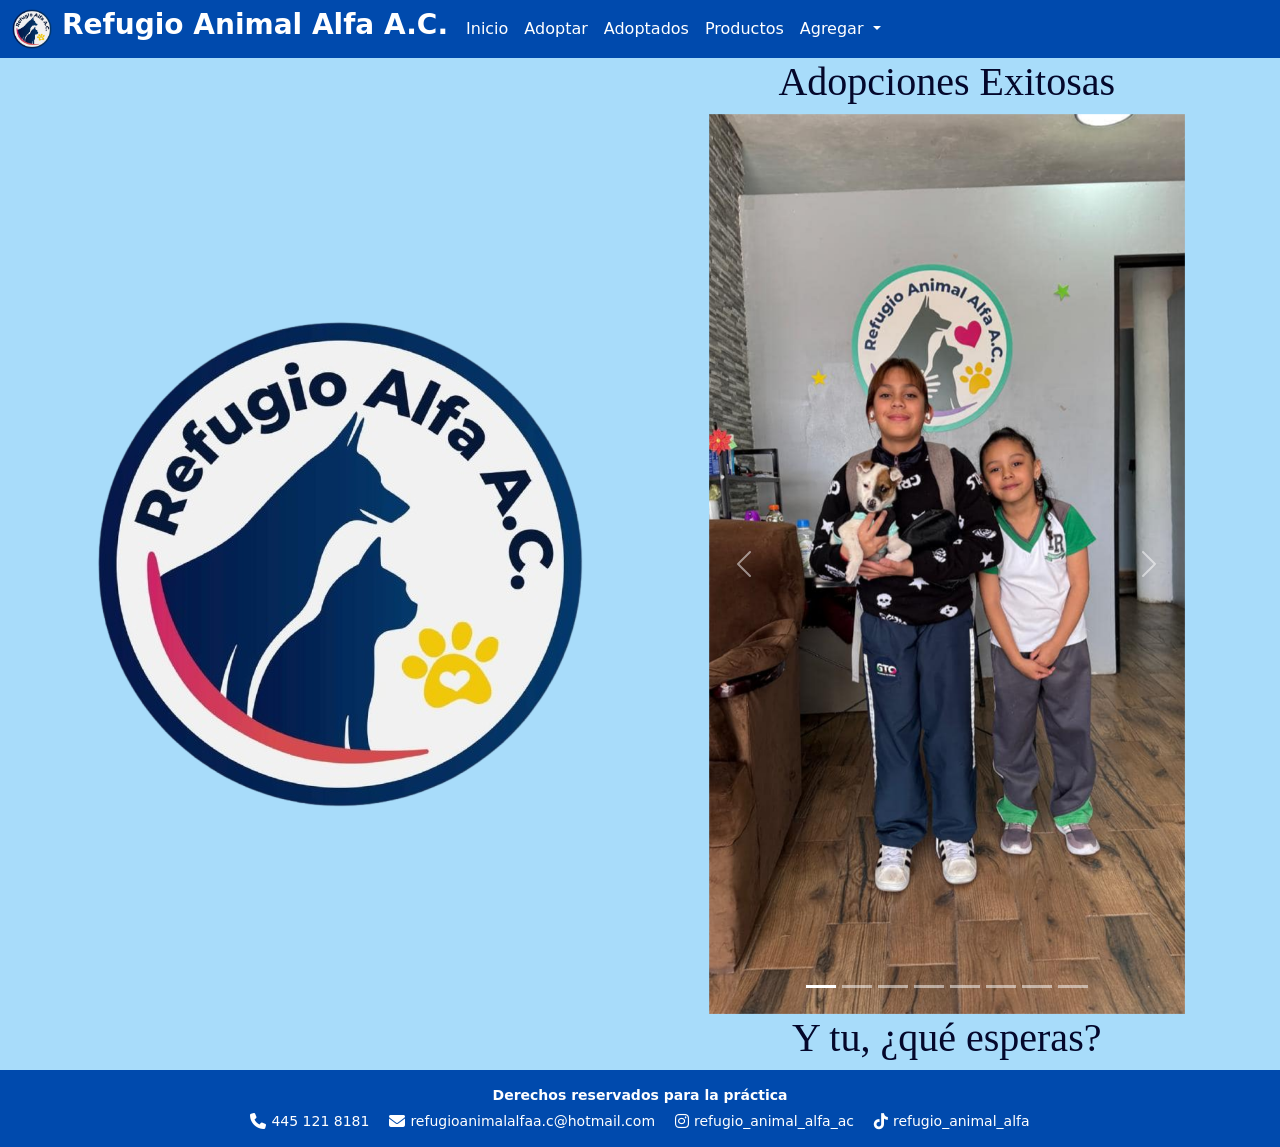
<file: adoptados.html>
<!DOCTYPE html>
<html lang="es">

<head>
    <meta charset="UTF-8">
    <meta name="viewport" content="width=device-width, initial-scale=1">
    <title>Refugio Animal Alfa A.C.</title>
    <link rel="stylesheet" href="styles_adoptados.css">
    <link href="https://cdn.jsdelivr.net/npm/bootstrap@5.3.3/dist/css/bootstrap.min.css" rel="stylesheet"
        integrity="sha384-QWTKZyjpPEjISv5WaRU9OFeRpok6YctnYmDr5pNlyT2bRjXh0JMhjY6hW+ALEwIH" crossorigin="anonymous">
    <link rel="stylesheet" href="https://cdnjs.cloudflare.com/ajax/libs/font-awesome/6.5.1/css/all.min.css">
</head>

<body>
    <script src="https://cdn.jsdelivr.net/npm/bootstrap@5.3.3/dist/js/bootstrap.bundle.min.js"
        integrity="sha384-YvpcrYf0tY3lHB60NNkmXc5s9fDVZLESaAA55NDzOxhy9GkcIdslK1eN7N6jIeHz"
        crossorigin="anonymous"></script>
    <!--Barra de navegacion-->
    <nav class="navbar navbar-expand-lg navbar-custom">
        <div class="container-fluid">
            <img src="img/logo.jpg" alt="">
            <h3>Refugio Animal Alfa A.C.</h3>
            <button class="navbar-toggler" type="button" data-bs-toggle="collapse" data-bs-target="#navbarNav"
                aria-controls="navbarNav" aria-expanded="false" aria-label="Toggle navigation">
                <span class="navbar-toggler-icon"></span>
            </button>
            <div class="collapse navbar-collapse" id="navbarNav">
                <ul class="navbar-nav">
                    <li class="nav-item">
                        <a class="nav-link" href="index.html">Inicio</a>
                    </li>
                    <li class="nav-item">
                        <a class="nav-link" href="Adoptar.html">Adoptar</a>
                    </li>
                    <li class="nav-item">
                        <a class="nav-link" href="adoptados.html">Adoptados</a>
                    </li>
                    <li class="nav-item">
                        <a class="nav-link" href="Productos.html">Productos</a>
                    </li>
                    <li class="nav-item dropdown">
                        <a class="nav-link dropdown-toggle" href="#" role="button" data-bs-toggle="dropdown"
                            aria-expanded="false">
                            Agregar
                        </a>
                        <ul class="dropdown-menu">
                            <li><a class="dropdown-item" href="formularios/f-adopcion.html">En adopción</a></li>
                            <li><a class="dropdown-item" href="formularios/f-adoptados.html">Adoptados</a></li>
                            <li><a class="dropdown-item" href="formularios/f-productos.html">Productos</a></li>
                            <li><a class="dropdown-item" href="formularios/f-avisos.html">Avisos</a></li>
                            <li><a class="dropdown-item" href="formularios/f-servicios.html">Servicios</a></li>
                        </ul>
                    </li>
                </ul>
            </div>
        </div>
    </nav>

    <section id="adoptados" class="adoptados">
        <img src="img/logo.jpg" alt="">
        <div id="centro">
            <h1>Adopciones Exitosas</h1>
            <section class="inicio" id="inicio">
                <div class="contenedor-inicio">
                    <div id="carouselExampleIndicators" class="carousel slide" data-bs-ride="carousel">
                        <div class="carousel-indicators">
                            <button type="button" data-bs-target="#carouselExampleIndicators" data-bs-slide-to="0"
                                class="active" aria-current="true" aria-label="Slide 1"></button>
                            <button type="button" data-bs-target="#carouselExampleIndicators" data-bs-slide-to="1"
                                aria-label="Slide 2"></button>
                            <button type="button" data-bs-target="#carouselExampleIndicators" data-bs-slide-to="2"
                                aria-label="Slide 3"></button>
                            <button type="button" data-bs-target="#carouselExampleIndicators" data-bs-slide-to="3"
                                aria-label="Slide 4"></button>
                            <button type="button" data-bs-target="#carouselExampleIndicators" data-bs-slide-to="4"
                                aria-label="Slide 5"></button>
                            <button type="button" data-bs-target="#carouselExampleIndicators" data-bs-slide-to="5"
                                aria-label="Slide 6"></button>
                            <button type="button" data-bs-target="#carouselExampleIndicators" data-bs-slide-to="6"
                                aria-label="Slide 7"></button>
                            <button type="button" data-bs-target="#carouselExampleIndicators" data-bs-slide-to="7"
                                aria-label="Slide 8"></button>
                        </div>
                        <div class="carousel-inner">
                            <div class="carousel-item active">
                                <img src="img/adop1.jpg" class="d-block w-100" alt="...">
                            </div>
                            <div class="carousel-item">
                                <img src="img/adop2.jpg" class="d-block w-100" alt="...">
                            </div>
                            <div class="carousel-item">
                                <img src="img/adop3.jpg" class="d-block w-100" alt="...">
                            </div>
                            <div class="carousel-item">
                                <img src="img/adop4.jpg" class="d-block w-100" alt="...">
                            </div>
                            <div class="carousel-item">
                                <img src="img/adop5.jpg" class="d-block w-100" alt="...">
                            </div>
                            <div class="carousel-item">
                                <img src="img/adop6.jpg" class="d-block w-100" alt="...">
                            </div>
                            <div class="carousel-item">
                                <img src="img/adop7.jpg" class="d-block w-100" alt="...">
                            </div>
                            <div class="carousel-item">
                                <img src="img/adop8.jpg" class="d-block w-100" alt="...">
                            </div>
                        </div>
                        <button class="carousel-control-prev" type="button" data-bs-target="#carouselExampleIndicators"
                            data-bs-slide="prev">
                            <span class="carousel-control-prev-icon" aria-hidden="true"></span>
                            <span class="visually-hidden">Previous</span>
                        </button>
                        <button class="carousel-control-next" type="button" data-bs-target="#carouselExampleIndicators"
                            data-bs-slide="next">
                            <span class="carousel-control-next-icon" aria-hidden="true"></span>
                            <span class="visually-hidden">Next</span>
                        </button>
                    </div>
                </div>
            </section>


            <h1>Y tu, ¿qué esperas?</h1>
        </div>
    </section>


    
</body>
<footer>
    <p><strong>Derechos reservados para la práctica</strong></p>
    <div class="contact-info">
        <span><i class="fa-solid fa-phone"></i> 445 121 8181</span>
        <span><i class="fa-solid fa-envelope"></i> refugioanimalalfaa.c@hotmail.com</span>
        <span><i class="fa-brands fa-instagram"></i> refugio_animal_alfa_ac</span>
        <span><i class="fa-brands fa-tiktok"></i> refugio_animal_alfa</span>
    </div>
</footer>

</html>
</file>
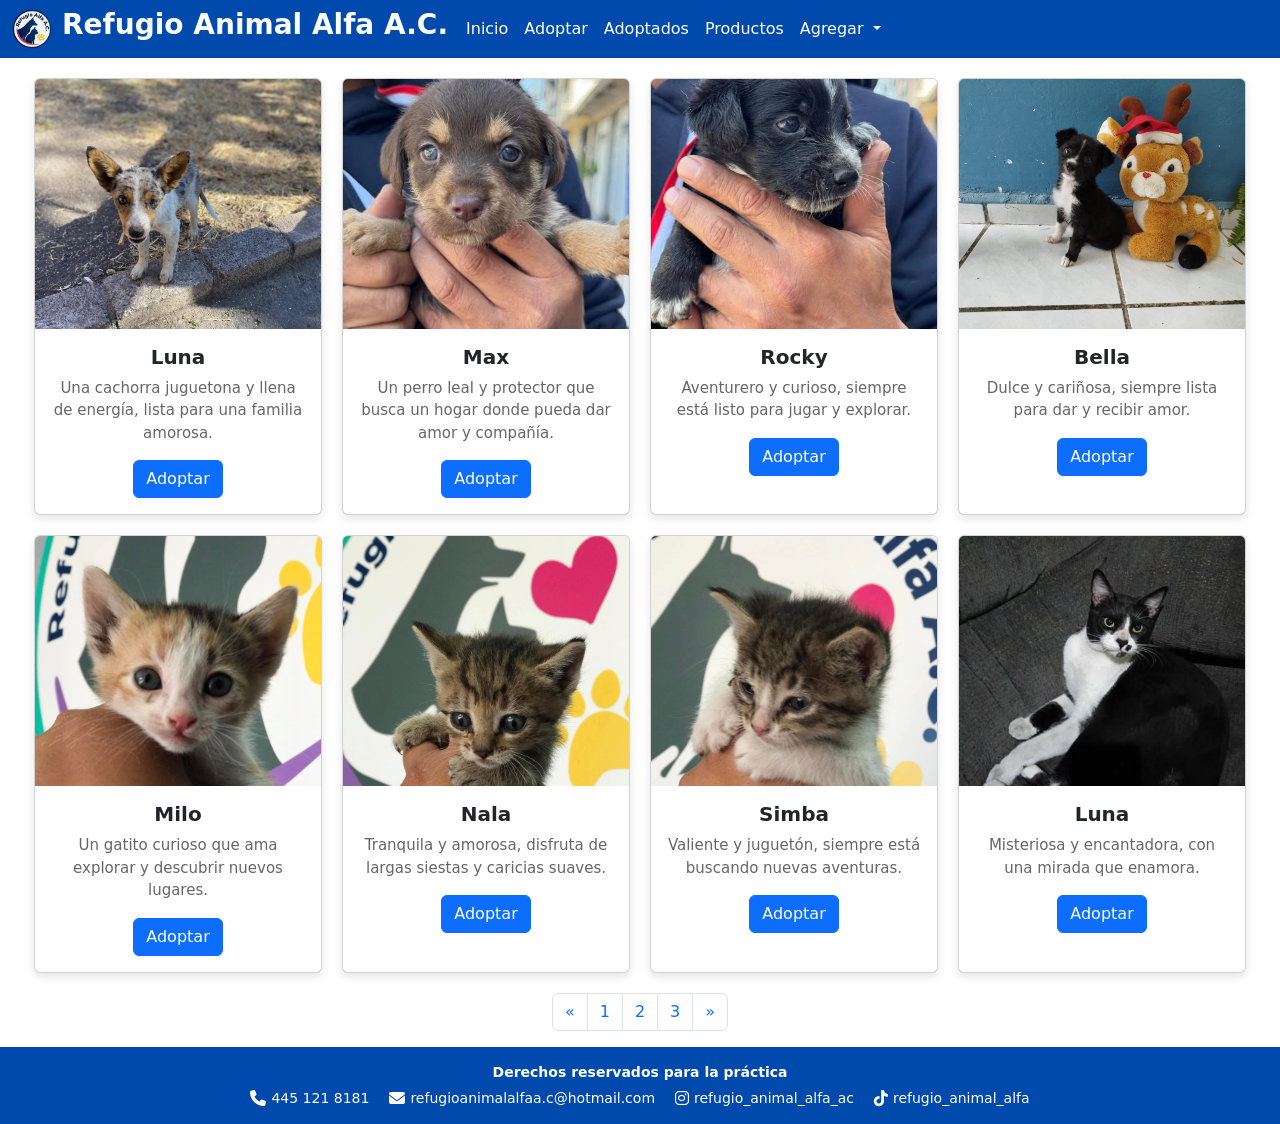
<file: Adoptar.html>
<!DOCTYPE html>
<html lang="en">

<head>
    <meta charset="UTF-8">
    <meta name="viewport" content="width=device-width, initial-scale=1.0">
    <title>Document</title>
    <link rel="stylesheet" href="adop-style.css">
    <link href="https://cdn.jsdelivr.net/npm/bootstrap@5.3.3/dist/css/bootstrap.min.css" rel="stylesheet"
        integrity="sha384-QWTKZyjpPEjISv5WaRU9OFeRpok6YctnYmDr5pNlyT2bRjXh0JMhjY6hW+ALEwIH" crossorigin="anonymous">
    <link rel="stylesheet" href="https://cdnjs.cloudflare.com/ajax/libs/font-awesome/6.5.1/css/all.min.css">

</head>

<body>
    <script src="https://cdn.jsdelivr.net/npm/bootstrap@5.3.3/dist/js/bootstrap.bundle.min.js"
        integrity="sha384-YvpcrYf0tY3lHB60NNkmXc5s9fDVZLESaAA55NDzOxhy9GkcIdslK1eN7N6jIeHz"
        crossorigin="anonymous"></script>
    <!--Barra de navegacion-->
    <nav class="navbar navbar-expand-lg navbar-custom">
        <div class="container-fluid">
            <img src="img/logo.jpg" alt="">
            <h3>Refugio Animal Alfa A.C.</h3>
            <button class="navbar-toggler" type="button" data-bs-toggle="collapse" data-bs-target="#navbarNav"
                aria-controls="navbarNav" aria-expanded="false" aria-label="Toggle navigation">
                <span class="navbar-toggler-icon"></span>
            </button>
            <div class="collapse navbar-collapse" id="navbarNav">
                <ul class="navbar-nav">
                    <li class="nav-item">
                        <a class="nav-link" href="index.html">Inicio</a>
                    </li>
                    <li class="nav-item">
                        <a class="nav-link" href="Adoptar.html">Adoptar</a>
                    </li>
                    <li class="nav-item">
                        <a class="nav-link" href="adoptados.html">Adoptados</a>
                    </li>
                    <li class="nav-item">
                        <a class="nav-link" href="Productos.html">Productos</a>
                    </li>
                    <li class="nav-item dropdown">
                        <a class="nav-link dropdown-toggle" href="#" role="button" data-bs-toggle="dropdown"
                            aria-expanded="false">
                            Agregar
                        </a>
                        <ul class="dropdown-menu">
                            <li><a class="dropdown-item" href="formularios/f-adopcion.html">En adopción</a></li>
                            <li><a class="dropdown-item" href="formularios/f-adoptados.html">Adoptados</a></li>
                            <li><a class="dropdown-item" href="formularios/f-productos.html">Productos</a></li>
                            <li><a class="dropdown-item" href="formularios/f-avisos.html">Avisos</a></li>
                            <li><a class="dropdown-item" href="formularios/f-servicios.html">Servicios</a></li>
                        </ul>
                    </li>
                </ul>
            </div>
        </div>
    </nav>
    <!--Cartas-->
    <div id="card-Container">
        <div class="card" style="width: 18rem;">
            <img src="img/perrito2.jpg" class="card-img-top" alt="Luna">
            <div class="card-body">
                <h5 class="card-title">Luna</h5>
                <p class="card-text">Una cachorra juguetona y llena de energía, lista para una familia amorosa.</p>
                <a href="#" class="btn btn-primary open-modal" data-bs-toggle="modal" data-bs-target="#animalModal">
                    Adoptar
                </a>
            </div>
        </div>
        <div class="card" style="width: 18rem;">
            <img src="img/perrito3.jpg" class="card-img-top" alt="Max">
            <div class="card-body">
                <h5 class="card-title">Max</h5>
                <p class="card-text">Un perro leal y protector que busca un hogar donde pueda dar amor y compañía.</p>
                <a href="#" class="btn btn-primary open-modal" data-bs-toggle="modal" data-bs-target="#animalModal">
                    Adoptar
                </a>
            </div>
        </div>
        <div class="card" style="width: 18rem;">
            <img src="img/perrito4.jpg" class="card-img-top" alt="Rocky">
            <div class="card-body">
                <h5 class="card-title">Rocky</h5>
                <p class="card-text">Aventurero y curioso, siempre está listo para jugar y explorar.</p>
                <a href="#" class="btn btn-primary open-modal" data-bs-toggle="modal" data-bs-target="#animalModal">
                    Adoptar
                </a>
            </div>
        </div>
        <div class="card" style="width: 18rem;">
            <img src="img/perrito5.jpg" class="card-img-top" alt="Bella">
            <div class="card-body">
                <h5 class="card-title">Bella</h5>
                <p class="card-text">Dulce y cariñosa, siempre lista para dar y recibir amor.</p>
                <a href="#" class="btn btn-primary open-modal" data-bs-toggle="modal" data-bs-target="#animalModal">
                    Adoptar
                </a>
            </div>
        </div>
    </div>
    <div id="card-Container">
        <div class="card" style="width: 18rem;">
            <img src="img/gatito1.jpg" class="card-img-top" alt="Milo">
            <div class="card-body">
                <h5 class="card-title">Milo</h5>
                <p class="card-text">Un gatito curioso que ama explorar y descubrir nuevos lugares.</p>
                <a href="#" class="btn btn-primary open-modal" data-bs-toggle="modal" data-bs-target="#animalModal">
                    Adoptar
                </a>
            </div>
        </div>
        <div class="card" style="width: 18rem;">
            <img src="img/gatito2.jpg" class="card-img-top" alt="Nala">
            <div class="card-body">
                <h5 class="card-title">Nala</h5>
                <p class="card-text">Tranquila y amorosa, disfruta de largas siestas y caricias suaves.</p>
                <a href="#" class="btn btn-primary open-modal" data-bs-toggle="modal" data-bs-target="#animalModal">
                    Adoptar
                </a>
            </div>
        </div>
        <div class="card" style="width: 18rem;">
            <img src="img/gatito3.jpg" class="card-img-top" alt="Simba">
            <div class="card-body">
                <h5 class="card-title">Simba</h5>
                <p class="card-text">Valiente y juguetón, siempre está buscando nuevas aventuras.</p>
                <a href="#" class="btn btn-primary open-modal" data-bs-toggle="modal" data-bs-target="#animalModal">
                    Adoptar
                </a>
            </div>
        </div>
        <div class="card" style="width: 18rem;">
            <img src="img/gatito4.jpg" class="card-img-top" alt="Luna">
            <div class="card-body">
                <h5 class="card-title">Luna</h5>
                <p class="card-text">Misteriosa y encantadora, con una mirada que enamora.</p>
                <a href="#" class="btn btn-primary open-modal" data-bs-toggle="modal" data-bs-target="#animalModal">
                    Adoptar
                </a>
            </div>
        </div>
    </div>

    <!-- Modal -->
    <div class="modal fade" id="animalModal" tabindex="-1" aria-labelledby="modalTitle" aria-hidden="true">
        <div class="modal-dialog modal-dialog-centered modal-dialog-scrollable">
            <div class="modal-content">
                <div class="modal-header">
                    <h5 class="modal-title" id="modalTitle">Formulario de Adopción</h5>
                    <button type="button" class="btn-close" data-bs-dismiss="modal" aria-label="Close"></button>
                </div>
                <div class="modal-body">
                    <div class="input-group mb-3">
                        <span class="input-group-text" id="inputGroup-sizing-default">Nombre</span>
                        <input type="text" class="form-control" aria-label="Sizing example input"
                            aria-describedby="inputGroup-sizing-default" required>
                    </div>
                    <div class="input-group mb-3">
                        <span class="input-group-text" id="inputGroup-sizing-default">Correo</span>
                        <input type="email" class="form-control" aria-label="Sizing example input"
                            aria-describedby="inputGroup-sizing-default">
                    </div>
                    <div class="input-group mb-3">
                        <span class="input-group-text" id="inputGroup-sizing-default">Direccion</span>
                        <input type="text" class="form-control" aria-label="Sizing example input"
                            aria-describedby="inputGroup-sizing-default">
                    </div>
                    <div class="input-group mb-3">
                        <span class="input-group-text" id="inputGroup-sizing-default">Edad</span>
                        <input type="number" class="form-control" aria-label="Sizing example input"
                            aria-describedby="inputGroup-sizing-default">
                    </div>
                    <div class="input-group mb-3">
                        <span class="input-group-text" id="inputGroup-sizing-default">Telefono</span>
                        <input type="tel" class="form-control" aria-label="Sizing example input"
                            aria-describedby="inputGroup-sizing-default">
                    </div>
                    <div class="mb-3">
                        <label for="formFile" class="form-label"><b>Credencial</b></label>
                        <input class="form-control" type="file" id="formFile">
                        <p>Subir tu credencial escaneada por ambos lados en formato PDF</p>
                    </div>

                    <div class="mb-3">
                        <label for="formFile" class="form-label"><b>Comprobante de domicilio</b></label>
                        <input class="form-control" type="file" id="formFile">
                        <p>Subir tu comprobante de domicilio escaneado en formato PDF</p>
                    </div>



                </div>
                <div class="modal-footer">
                    <button type="button" class="btn btn-secondary" data-bs-dismiss="modal">Cancelar</button>
                    <button type="button" class="btn btn-primary">Enviar solicitud</button>
                </div>
            </div>
        </div>
    </div>
    <nav aria-label="Page navigation example" id="navegacion">
        <ul class="pagination">
            <li class="page-item">
                <a class="page-link" href="#" aria-label="Previous">
                    <span aria-hidden="true">&laquo;</span>
                </a>
            </li>
            <li class="page-item"><a class="page-link" href="#">1</a></li>
            <li class="page-item"><a class="page-link" href="#">2</a></li>
            <li class="page-item"><a class="page-link" href="#">3</a></li>
            <li class="page-item">
                <a class="page-link" href="#" aria-label="Next">
                    <span aria-hidden="true">&raquo;</span>
                </a>
            </li>
        </ul>
    </nav>
</body>
<footer>
    <p><strong>Derechos reservados para la práctica</strong></p>
    <div class="contact-info">
        <span><i class="fa-solid fa-phone"></i> 445 121 8181</span>
        <span><i class="fa-solid fa-envelope"></i> refugioanimalalfaa.c@hotmail.com</span>
        <span><i class="fa-brands fa-instagram"></i> refugio_animal_alfa_ac</span>
        <span><i class="fa-brands fa-tiktok"></i> refugio_animal_alfa</span>
    </div>
</footer>

</html>
</file>
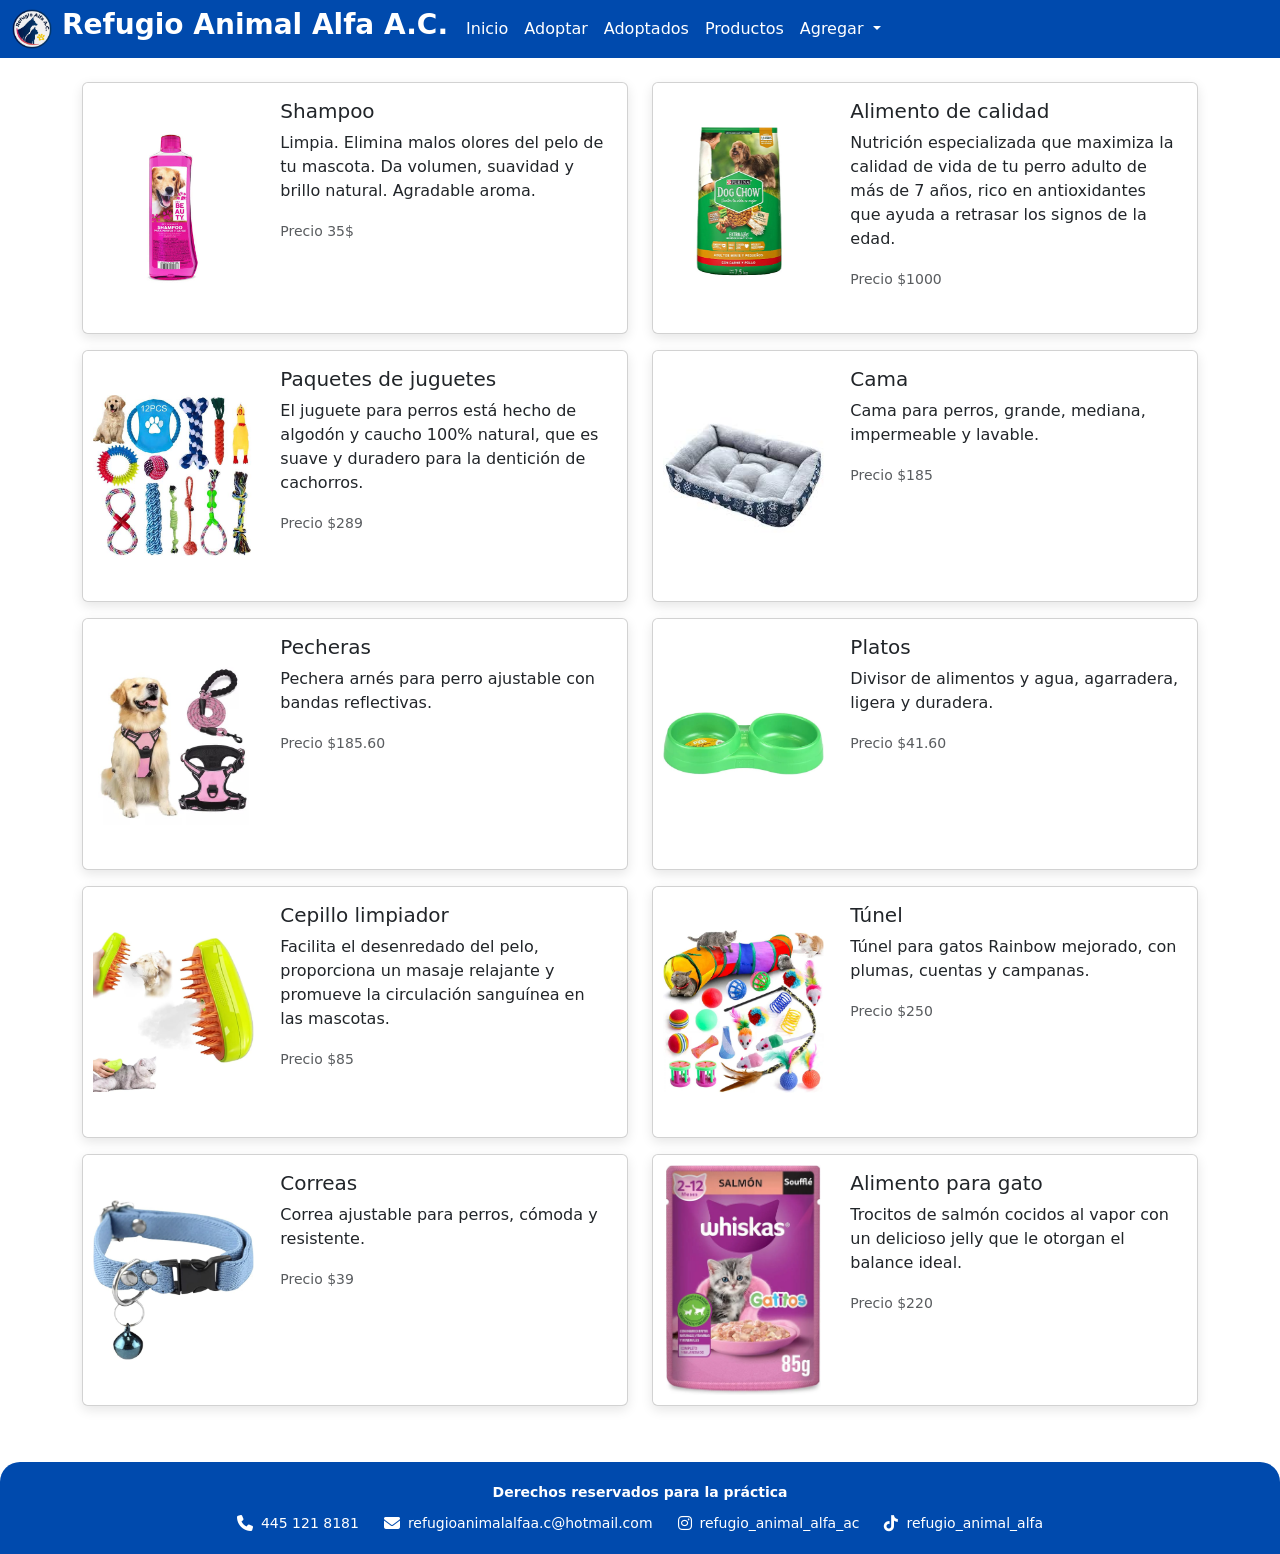
<file: Productos.html>
<!DOCTYPE html>
<html lang="es">

<head>
    <meta charset="UTF-8">
    <meta name="viewport" content="width=device-width, initial-scale=1.0">
    <title>Productos</title>
    <link rel="stylesheet" href="product-style.css">
    <link href="https://cdn.jsdelivr.net/npm/bootstrap@5.3.3/dist/css/bootstrap.min.css" rel="stylesheet"
        integrity="sha384-QWTKZyjpPEjISv5WaRU9OFeRpok6YctnYmDr5pNlyT2bRjXh0JMhjY6hW+ALEwIH" crossorigin="anonymous">
    <link rel="stylesheet" href="https://cdnjs.cloudflare.com/ajax/libs/font-awesome/6.5.1/css/all.min.css">


</head>

<body>
    <script src="https://cdn.jsdelivr.net/npm/bootstrap@5.3.3/dist/js/bootstrap.bundle.min.js"
        integrity="sha384-YvpcrYf0tY3lHB60NNkmXc5s9fDVZLESaAA55NDzOxhy9GkcIdslK1eN7N6jIeHz"
        crossorigin="anonymous"></script>

    <nav class="navbar navbar-expand-lg navbar-custom">
        <div class="container-fluid">
            <img src="img/logo.jpg" alt="">
            <h3>Refugio Animal Alfa A.C.</h3>
            <button class="navbar-toggler" type="button" data-bs-toggle="collapse" data-bs-target="#navbarNav"
                aria-controls="navbarNav" aria-expanded="false" aria-label="Toggle navigation">
                <span class="navbar-toggler-icon"></span>
            </button>
            <div class="collapse navbar-collapse" id="navbarNav">
                <ul class="navbar-nav">
                    <li class="nav-item">
                        <a class="nav-link" href="index.html">Inicio</a>
                    </li>
                    <li class="nav-item">
                        <a class="nav-link" href="Adoptar.html">Adoptar</a>
                    </li>
                    <li class="nav-item">
                        <a class="nav-link" href="adoptados.html">Adoptados</a>
                    </li>
                    <li class="nav-item">
                        <a class="nav-link" href="Productos.html">Productos</a>
                    </li>
                    <li class="nav-item dropdown">
                        <a class="nav-link dropdown-toggle" href="#" role="button" data-bs-toggle="dropdown"
                            aria-expanded="false">
                            Agregar
                        </a>
                        <ul class="dropdown-menu">
                            <li><a class="dropdown-item" href="formularios/f-adopcion.html">En adopción</a></li>
                            <li><a class="dropdown-item" href="formularios/f-adoptados.html">Adoptados</a></li>
                            <li><a class="dropdown-item" href="formularios/f-productos.html">Productos</a></li>
                            <li><a class="dropdown-item" href="formularios/f-avisos.html">Avisos</a></li>
                            <li><a class="dropdown-item" href="formularios/f-servicios.html">Servicios</a></li>
                        </ul>
                    </li>
                </ul>
            </div>
        </div>
    </nav>

    <div class="container mt-4">
        <div class="row">
            <div class="col-md-6 mb-3">
                <div class="card">
                    <div class="row g-0">
                        <div class="col-md-4">
                            <img src="img/shampo.jpg" class="img-fluid rounded-start" alt="...">
                        </div>
                        <div class="col-md-8">
                            <div class="card-body">
                                <h5 class="card-title">Shampoo</h5>
                                <p class="card-text">Limpia. Elimina malos olores del pelo de tu mascota. Da volumen,
                                    suavidad y brillo natural. Agradable aroma.</p>
                                <p class="card-text"><small class="text-body-secondary">Precio 35$</small></p>
                            </div>
                        </div>
                    </div>
                </div>
            </div>

            <div class="col-md-6 mb-3">
                <div class="card">
                    <div class="row g-0">
                        <div class="col-md-4">
                            <img src="img/alimento.png" class="img-fluid rounded-start" alt="...">
                        </div>
                        <div class="col-md-8">
                            <div class="card-body">
                                <h5 class="card-title">Alimento de calidad</h5>
                                <p class="card-text">Nutrición especializada que maximiza la calidad de vida de tu perro
                                    adulto de más de 7 años, rico en antioxidantes que ayuda a retrasar los signos de la
                                    edad.</p>
                                <p class="card-text"><small class="text-body-secondary">Precio $1000</small></p>
                            </div>
                        </div>
                    </div>
                </div>
            </div>
        </div>

        <div class="row">
            <div class="col-md-6 mb-3">
                <div class="card">
                    <div class="row g-0">
                        <div class="col-md-4">
                            <img src="img/juguetes.jpg" class="img-fluid rounded-start" alt="...">
                        </div>
                        <div class="col-md-8">
                            <div class="card-body">
                                <h5 class="card-title">Paquetes de juguetes</h5>
                                <p class="card-text">El juguete para perros está hecho de algodón y caucho 100% natural,
                                    que es suave y duradero para la dentición de cachorros.</p>
                                <p class="card-text"><small class="text-body-secondary">Precio $289</small></p>
                            </div>
                        </div>
                    </div>
                </div>
            </div>

            <div class="col-md-6 mb-3">
                <div class="card">
                    <div class="row g-0">
                        <div class="col-md-4">
                            <img src="img/product4.jpeg" class="img-fluid rounded-start" alt="...">
                        </div>
                        <div class="col-md-8">
                            <div class="card-body">
                                <h5 class="card-title">Cama</h5>
                                <p class="card-text">Cama para perros, grande, mediana, impermeable y lavable.</p>
                                <p class="card-text"><small class="text-body-secondary">Precio $185</small></p>
                            </div>
                        </div>
                    </div>
                </div>
            </div>
        </div>

        <div class="row">
            <div class="col-md-6 mb-3">
                <div class="card">
                    <div class="row g-0">
                        <div class="col-md-4">
                            <img src="img/chaleco.jpg" class="img-fluid rounded-start" alt="...">
                        </div>
                        <div class="col-md-8">
                            <div class="card-body">
                                <h5 class="card-title">Pecheras</h5>
                                <p class="card-text">Pechera arnés para perro ajustable con bandas reflectivas.</p>
                                <p class="card-text"><small class="text-body-secondary">Precio $185.60</small></p>
                            </div>
                        </div>
                    </div>
                </div>
            </div>

            <div class="col-md-6 mb-3">
                <div class="card">
                    <div class="row g-0">
                        <div class="col-md-4">
                            <img src="img/plato.jpg" class="img-fluid rounded-start" alt="...">
                        </div>
                        <div class="col-md-8">
                            <div class="card-body">
                                <h5 class="card-title">Platos</h5>
                                <p class="card-text">Divisor de alimentos y agua, agarradera, ligera y duradera.</p>
                                <p class="card-text"><small class="text-body-secondary">Precio $41.60</small></p>
                            </div>
                        </div>
                    </div>
                </div>
            </div>
        </div>

        <div class="row">
            <div class="col-md-6 mb-3">
                <div class="card">
                    <div class="row g-0">
                        <div class="col-md-4">
                            <img src="img/cepillo.jpg" class="img-fluid rounded-start" alt="...">
                        </div>
                        <div class="col-md-8">
                            <div class="card-body">
                                <h5 class="card-title">Cepillo limpiador</h5>
                                <p class="card-text">Facilita el desenredado del pelo, proporciona un masaje relajante y
                                    promueve la circulación sanguínea en las mascotas.</p>
                                <p class="card-text"><small class="text-body-secondary">Precio $85</small></p>
                            </div>
                        </div>
                    </div>
                </div>
            </div>

            <div class="col-md-6 mb-3">
                <div class="card">
                    <div class="row g-0">
                        <div class="col-md-4">
                            <img src="img/tunel.jpg" class="img-fluid rounded-start" alt="...">
                        </div>
                        <div class="col-md-8">
                            <div class="card-body">
                                <h5 class="card-title">Túnel</h5>
                                <p class="card-text">Túnel para gatos Rainbow mejorado, con plumas, cuentas y campanas.
                                </p>
                                <p class="card-text"><small class="text-body-secondary">Precio $250</small></p>
                            </div>
                        </div>
                    </div>
                </div>
            </div>
        </div>

        <div class="row">
            <div class="col-md-6 mb-3">
                <div class="card">
                    <div class="row g-0">
                        <div class="col-md-4">
                            <img src="img/correa.jpg" class="img-fluid rounded-start" alt="...">
                        </div>
                        <div class="col-md-8">
                            <div class="card-body">
                                <h5 class="card-title">Correas</h5>
                                <p class="card-text">Correa ajustable para perros, cómoda y resistente.</p>
                                <p class="card-text"><small class="text-body-secondary">Precio $39</small></p>
                            </div>
                        </div>
                    </div>
                </div>
            </div>

            <div class="col-md-6 mb-3">
                <div class="card">
                    <div class="row g-0">
                        <div class="col-md-4">
                            <img src="img/comidagato.jpg" class="img-fluid rounded-start" alt="...">
                        </div>
                        <div class="col-md-8">
                            <div class="card-body">
                                <h5 class="card-title">Alimento para gato</h5>
                                <p class="card-text">Trocitos de salmón cocidos al vapor con un delicioso jelly que le
                                    otorgan el balance ideal.</p>
                                <p class="card-text"><small class="text-body-secondary">Precio $220</small></p>
                            </div>
                        </div>
                    </div>
                </div>
            </div>
        </div>
    </div>


</body>
<footer>
    <p><strong>Derechos reservados para la práctica</strong></p>
    <div class="contact-info">
        <span><i class="fa-solid fa-phone"></i> 445 121 8181</span>
        <span><i class="fa-solid fa-envelope"></i> refugioanimalalfaa.c@hotmail.com</span>
        <span><i class="fa-brands fa-instagram"></i> refugio_animal_alfa_ac</span>
        <span><i class="fa-brands fa-tiktok"></i> refugio_animal_alfa</span>
    </div>
</footer>

</html>
</file>
<file: styles_adoptados.css>
* {
    margin: 0;
    padding: 0;
    box-sizing: border-box;
}

body {
    font-family: 'Arial', sans-serif;
    background-color: #f3f3f3;
    color: #333;
}
/*Navegacion*/
.navbar-custom {
    background-color: #004aad; 
}
.navbar .navbar-brand,
.navbar .nav-link {
    color: white;
    font-weight: 500;
}

.navbar .nav-link:hover{
    color: #ffdd00;
}
.navbar a.active {
    color: yellow;
    font-weight: bold;
    pointer-events: none; 
    cursor: default; 
}

.container-fluid{
    gap: 10px;

}
.container-fluid h3{
    color: white;
    font-weight: bold

}
.container-fluid img{
    height: 40px; 
    width: auto;
    object-fit: contain;
}

.carousel-inner,
.carousel-item img {
    width: 100%;
    height: 100vh;
    object-fit: cover;
}

#adoptados{
    background: #a8dcfa;
    display: flex;
    flex-direction: row;
    align-items: center;
    color: #04072b;
    align-items: center;
    padding-left: 7%;
    font-family: 'Dynalight';
    font-size: xx-large;
}


#centro{
    display: flex;
    flex-direction: column;
    align-items: center;
    width: 40%;
    margin-left: 10%;
}

footer {
    background-color: #004aad;
    color: white;
    text-align: center;
    padding: 15px 10px;
}

footer p {
    margin: 0;
    font-size: 14px;
}

.contact-info {
    display: flex;
    justify-content: center;
    gap: 20px;
    flex-wrap: wrap;
    margin-top: 5px;
}

.contact-info span {
    display: flex;
    align-items: center;
    gap: 5px;
    font-size: 14px;
}

.contact-info i {
    font-size: 16px;
}
</file>
<file: adop-style.css>
body {
    margin: 0;
    padding: 0;
    font-family: Arial, sans-serif;
}

.navbar-custom {
    background-color: #004aad; 
}
.navbar .navbar-brand,
.navbar .nav-link {
    color: white;
    font-weight: 500;
}

.navbar .nav-link:hover{
    color: #ffdd00;
}
.navbar a.active {
    color: yellow;
    font-weight: bold;
    pointer-events: none; 
    cursor: default; 
}

.container-fluid{
    gap: 10px;

}
.container-fluid h3{
    color: white;
    font-weight: bold

}
.container-fluid img{
    height: 40px; 
    width: auto;
    object-fit: contain;
}

#card-Container {
    display: flex;
    justify-content: center;
    gap: 20px;
    margin: 20px;
}
.container-fluid{
    gap: 10px;
}

.card {
    width: 290px;
    border: none;
    border-radius: 10px;
    box-shadow: 0 4px 8px rgba(0, 0, 0, 0.1);
    transition: transform 0.3s;
}

.card:hover {
    transform: scale(1.05);
    box-shadow: 0 8px 20px rgba(0, 0, 0, 0.2);
}

.card-img-top {
    width: 100%;
    height: 250px;
    object-fit: cover;
    border-radius: 10px 10px 0 0;
}

.card-body {
    text-align: center;
}

.card-title {
    font-size: 20px;
    font-weight: bold;
}

.card-text {
    font-size: 15px;
    color: #666;
}

.btn-primary {
    background-color: #007bff;
    border-color: #007bff;
    border-radius: 20px;
    padding: 10px 20px;
}

.btn-primary:hover {
    background-color: #0056b3;
    border-color: #0056b3;
}

.modal-content {
    border-radius: 15px;
}

.modal-header {
    background-color: #f8f9fa;
    border-bottom: none;
}

.modal-footer {
    border-top: none;
}

#navegacion {
    display: flex;
    justify-content: center;
    margin-top: 20px;
}

footer {
    background-color: #004aad;
    color: white;
    text-align: center;
    padding: 15px 10px;
}

footer p {
    margin: 0;
    font-size: 14px;
}

.contact-info {
    display: flex;
    justify-content: center;
    gap: 20px;
    flex-wrap: wrap;
    margin-top: 5px;
}

.contact-info span {
    display: flex;
    align-items: center;
    gap: 5px;
    font-size: 14px;
}

.contact-info i {
    font-size: 16px;
}
</file>
<file: product-style.css>
/* General */
body {
    font-family: 'Roboto', sans-serif;
    background-color: #f8f9fa;
}
/* Navbar */
.navbar-custom {
    background-color: #004aad; 
}
.navbar .navbar-brand,
.navbar .nav-link {
    color: white;
    font-weight: 500;
}

.navbar .nav-link:hover{
    color: #ffdd00;
}
.navbar a.active {
    color: yellow;
    font-weight: bold;
    pointer-events: none; 
    cursor: default; 
}

.container-fluid{
    gap: 10px;

}
.container-fluid h3{
    color: white;
    font-weight: bold

}
.container-fluid img{
    height: 40px; 
    width: auto;
    object-fit: contain;
}

/* Card productos */
.card {
    border-radius: 15px;
    box-shadow: 0 4px 12px rgba(0, 0, 0, 0.1);
    overflow: hidden;
    transition: transform 0.3s ease, box-shadow 0.3s ease;
}

.card:hover {
    transform: scale(1.05);
    box-shadow: 0 8px 20px rgba(0, 0, 0, 0.2);
}

.card img {
    width: 100%;
    height: 250px;
    object-fit: contain;
    display: block;
    background-color: white;
    padding: 10px;
}

/* Footer */
footer {
    background-color: #004aad;
    color: white;
    text-align: center;
    padding: 20px 10px;
    margin-top: 40px;
    border-top-left-radius: 20px;
    border-top-right-radius: 20px;
}

footer p {
    margin: 0;
    font-size: 14px;
    margin-bottom: 8px;
}

.contact-info {
    display: flex;
    justify-content: center;
    gap: 25px;
    flex-wrap: wrap;
    margin-top: 10px;
}

.contact-info span {
    display: flex;
    align-items: center;
    gap: 8px;
    font-size: 14px;
}

.contact-info i {
    font-size: 16px;
}
</file>
